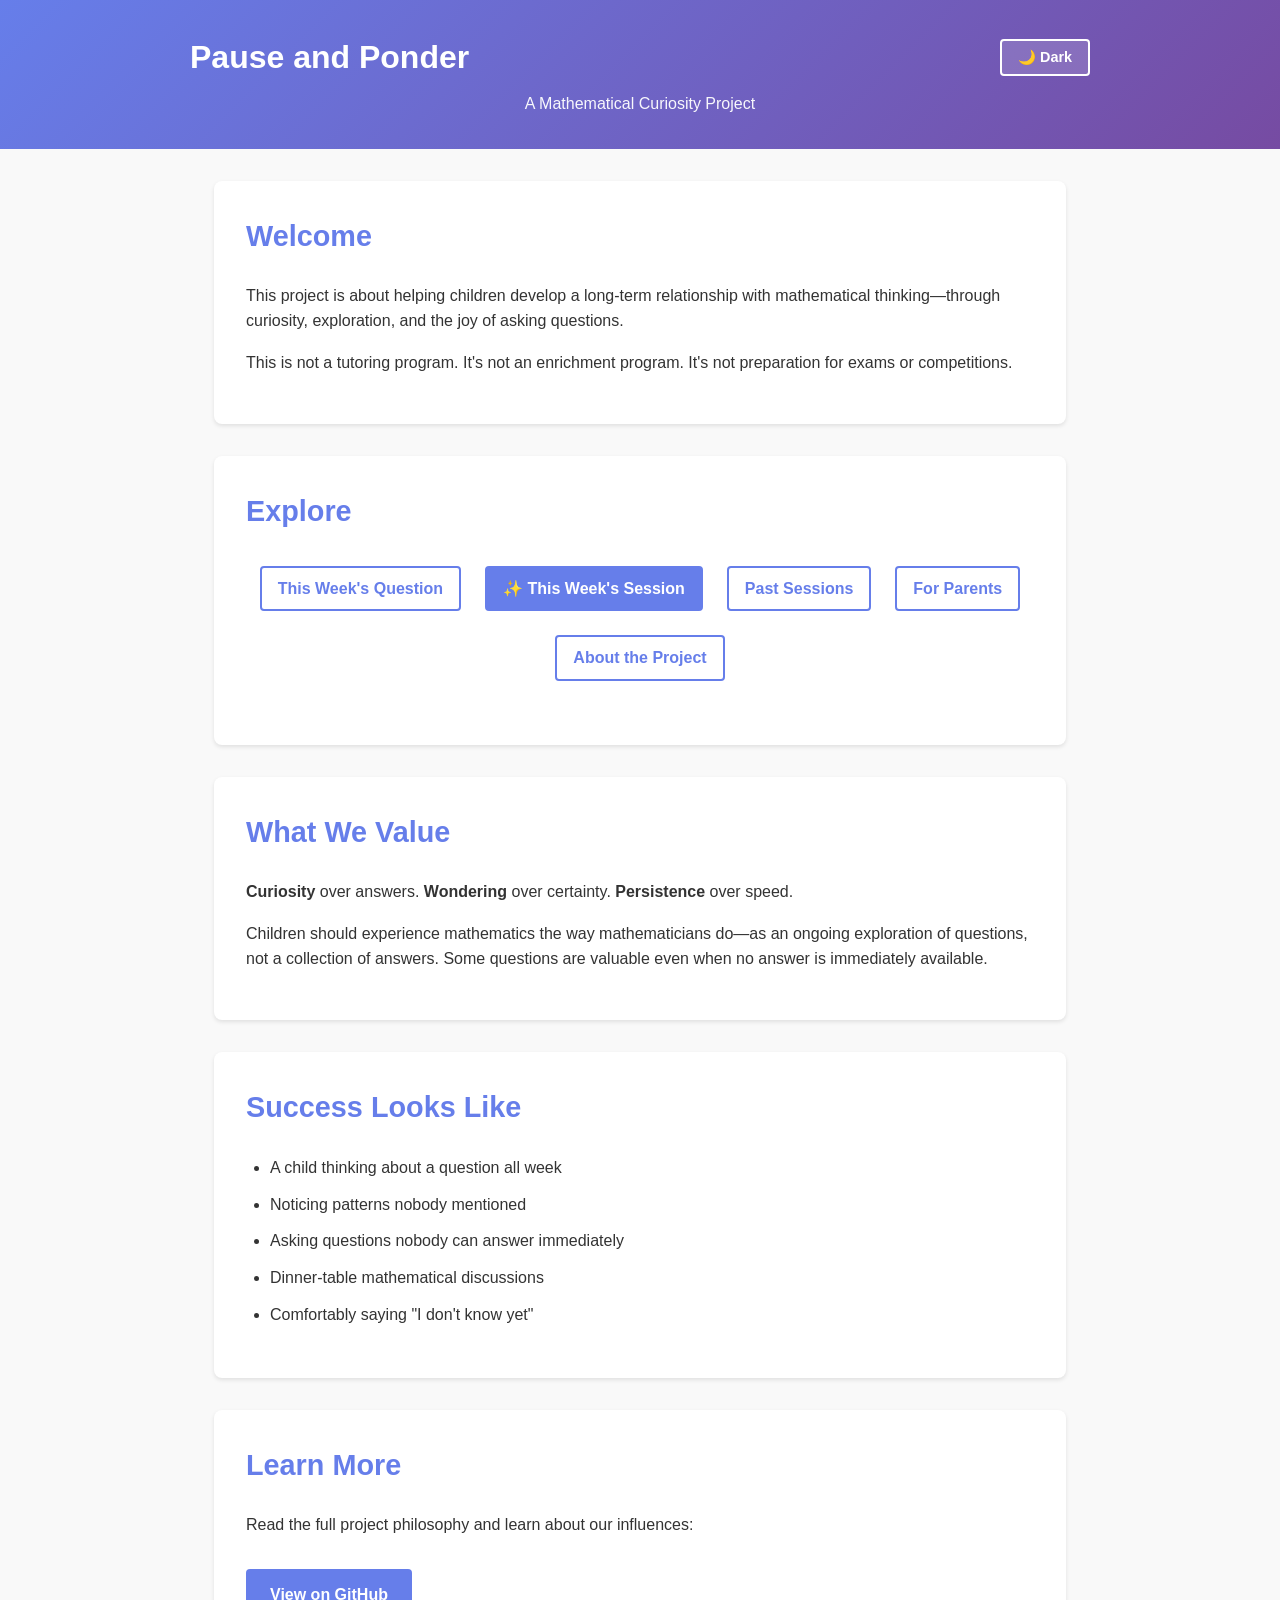
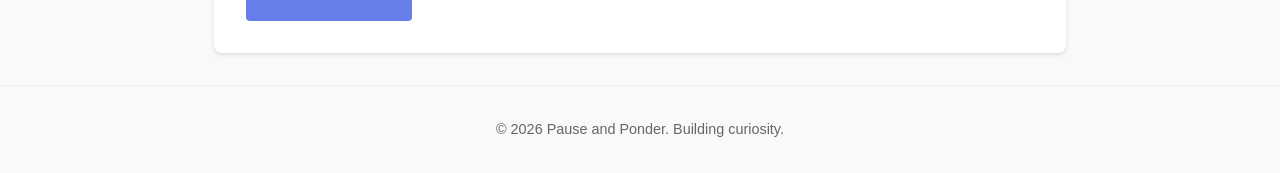
<file: docs/index.html>
<!DOCTYPE html>
<html lang="en">
<head>
    <meta charset="UTF-8">
    <meta name="viewport" content="width=device-width, initial-scale=1.0">
    <title>Pause and Ponder - Mathematical Curiosity</title>
    <link rel="stylesheet" href="style.css">
</head>
<body>
    <header>
        <div>
            <h1>Pause and Ponder</h1>
            <button id="theme-toggle" onclick="toggleTheme()">🌙 Dark</button>
        </div>
        <p>A Mathematical Curiosity Project</p>
    </header>

    <main>
        <section>
            <h2>Welcome</h2>
            <p>
                This project is about helping children develop a long-term relationship with mathematical thinking—through curiosity, exploration, and the joy of asking questions.
            </p>
            <p>
                This is not a tutoring program. It's not an enrichment program. It's not preparation for exams or competitions.
            </p>
        </section>

        <section>
            <h2>Explore</h2>
            <div class="nav-links" style="display: flex; gap: 1.5rem; flex-wrap: wrap; justify-content: center; margin: 2rem 0;">
                <a href="pages/this-weeks-question.html" style="color: var(--link-color); text-decoration: none; font-weight: 600; padding: 0.5rem 1rem; border: 2px solid var(--link-color); border-radius: 4px; transition: all 0.3s ease;">This Week's Question</a>
                <a href="sessions/2026-06-15-light-bulbs/index.html" style="color: white; background-color: var(--link-color); text-decoration: none; font-weight: 600; padding: 0.5rem 1rem; border: 2px solid var(--link-color); border-radius: 4px; transition: all 0.3s ease;">✨ This Week's Session</a>
                <a href="sessions/index.html" style="color: var(--link-color); text-decoration: none; font-weight: 600; padding: 0.5rem 1rem; border: 2px solid var(--link-color); border-radius: 4px; transition: all 0.3s ease;">Past Sessions</a>
                <a href="pages/parent-notes.html" style="color: var(--link-color); text-decoration: none; font-weight: 600; padding: 0.5rem 1rem; border: 2px solid var(--link-color); border-radius: 4px; transition: all 0.3s ease;">For Parents</a>
                <a href="pages/about.html" style="color: var(--link-color); text-decoration: none; font-weight: 600; padding: 0.5rem 1rem; border: 2px solid var(--link-color); border-radius: 4px; transition: all 0.3s ease;">About the Project</a>
            </div>
        </section>

        <section>
            <h2>What We Value</h2>
            <p><strong>Curiosity</strong> over answers. <strong>Wondering</strong> over certainty. <strong>Persistence</strong> over speed.</p>
            <p>
                Children should experience mathematics the way mathematicians do—as an ongoing exploration of questions, not a collection of answers. Some questions are valuable even when no answer is immediately available.
            </p>
        </section>

        <section>
            <h2>Success Looks Like</h2>
            <ul style="margin-left: 1.5rem; line-height: 1.8;">
                <li>A child thinking about a question all week</li>
                <li>Noticing patterns nobody mentioned</li>
                <li>Asking questions nobody can answer immediately</li>
                <li>Dinner-table mathematical discussions</li>
                <li>Comfortably saying "I don't know yet"</li>
            </ul>
        </section>

        <section>
            <h2>Learn More</h2>
            <p>
                Read the full project philosophy and learn about our influences:
            </p>
            <a href="https://github.com/jihuang2024/pause_and_ponder" style="display: inline-block; background-color: var(--link-color); color: white; padding: 0.8rem 1.5rem; border-radius: 4px; text-decoration: none; font-weight: 600; margin-top: 1rem; transition: background-color 0.3s ease;">View on GitHub</a>
        </section>
    </main>

    <footer>
        <p>&copy; 2026 Pause and Ponder. Building curiosity.</p>
    </footer>

    <script src="script.js"></script>
</body>
</html>
</file>
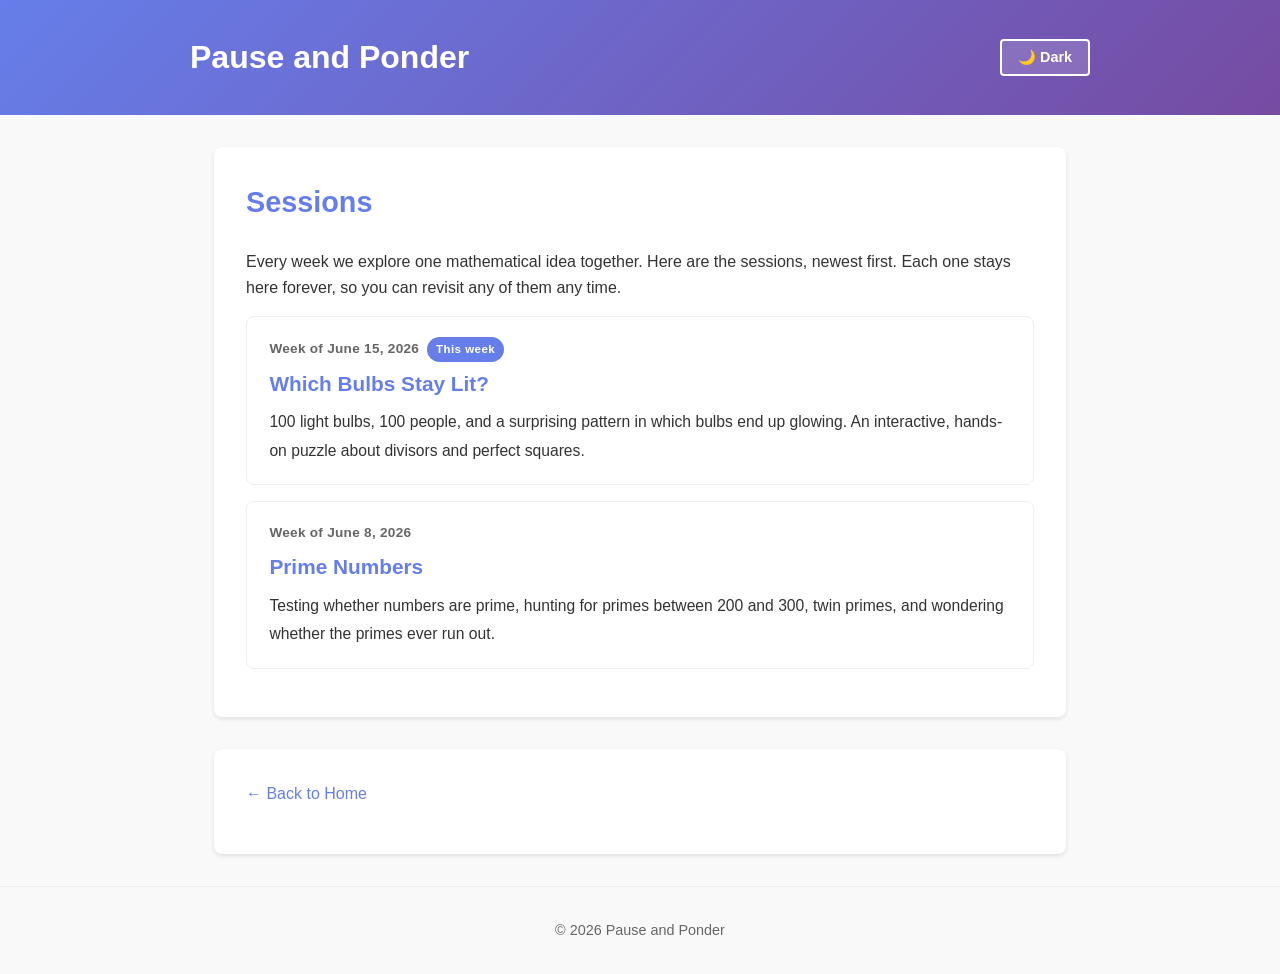
<file: docs/sessions/index.html>
<!DOCTYPE html>
<html lang="en">
<head>
    <meta charset="UTF-8">
    <meta name="viewport" content="width=device-width, initial-scale=1.0">
    <title>Sessions - Pause and Ponder</title>
    <link rel="stylesheet" href="../style.css">
    <style>
        .session-list { list-style: none; margin: 0; padding: 0; }

        .session-card {
            display: block;
            border: 1px solid var(--border-color);
            border-radius: 8px;
            padding: 1.2rem 1.4rem;
            margin-bottom: 1rem;
            text-decoration: none;
            transition: border-color 0.2s ease, box-shadow 0.2s ease, transform 0.1s ease;
        }

        .session-card:hover {
            border-color: var(--link-color);
            box-shadow: 0 2px 8px var(--shadow);
            text-decoration: none;
        }

        .session-card:active { transform: scale(0.995); }

        .session-date {
            font-size: 0.85rem;
            color: var(--text-secondary);
            font-weight: 600;
            letter-spacing: 0.02em;
        }

        .session-title {
            font-size: 1.3rem;
            color: var(--link-color);
            font-weight: 700;
            margin: 0.15rem 0 0.4rem;
        }

        .session-desc { color: var(--text-primary); margin: 0; font-size: 0.98rem; }

        .badge {
            display: inline-block;
            background: var(--link-color);
            color: white;
            font-size: 0.72rem;
            font-weight: 700;
            letter-spacing: 0.04em;
            padding: 0.15rem 0.55rem;
            border-radius: 999px;
            margin-left: 0.5rem;
            vertical-align: middle;
        }
    </style>
</head>
<body>
    <header>
        <div>
            <h1><a href="../index.html">Pause and Ponder</a></h1>
            <button id="theme-toggle" onclick="toggleTheme()">🌙 Dark</button>
        </div>
    </header>

    <main>
        <section>
            <h2>Sessions</h2>
            <p>
                Every week we explore one mathematical idea together. Here are the sessions, newest first.
                Each one stays here forever, so you can revisit any of them any time.
            </p>

            <ul class="session-list">
                <!-- Newest session first. To add a new week: copy a card, update the date,
                     title, description, and link to the new sessions/<date>-<slug>/ folder. -->
                <li>
                    <a class="session-card" href="2026-06-15-light-bulbs/index.html">
                        <div class="session-date">Week of June 15, 2026<span class="badge">This week</span></div>
                        <div class="session-title">Which Bulbs Stay Lit?</div>
                        <p class="session-desc">
                            100 light bulbs, 100 people, and a surprising pattern in which bulbs end up glowing.
                            An interactive, hands-on puzzle about divisors and perfect squares.
                        </p>
                    </a>
                </li>
                <li>
                    <a class="session-card" href="../pages/this-weeks-question.html">
                        <div class="session-date">Week of June 8, 2026</div>
                        <div class="session-title">Prime Numbers</div>
                        <p class="session-desc">
                            Testing whether numbers are prime, hunting for primes between 200 and 300,
                            twin primes, and wondering whether the primes ever run out.
                        </p>
                    </a>
                </li>
            </ul>
        </section>

        <section>
            <p><a href="../index.html">← Back to Home</a></p>
        </section>
    </main>

    <footer>
        <p>&copy; 2026 Pause and Ponder</p>
    </footer>

    <script src="../script.js"></script>
</body>
</html>
</file>
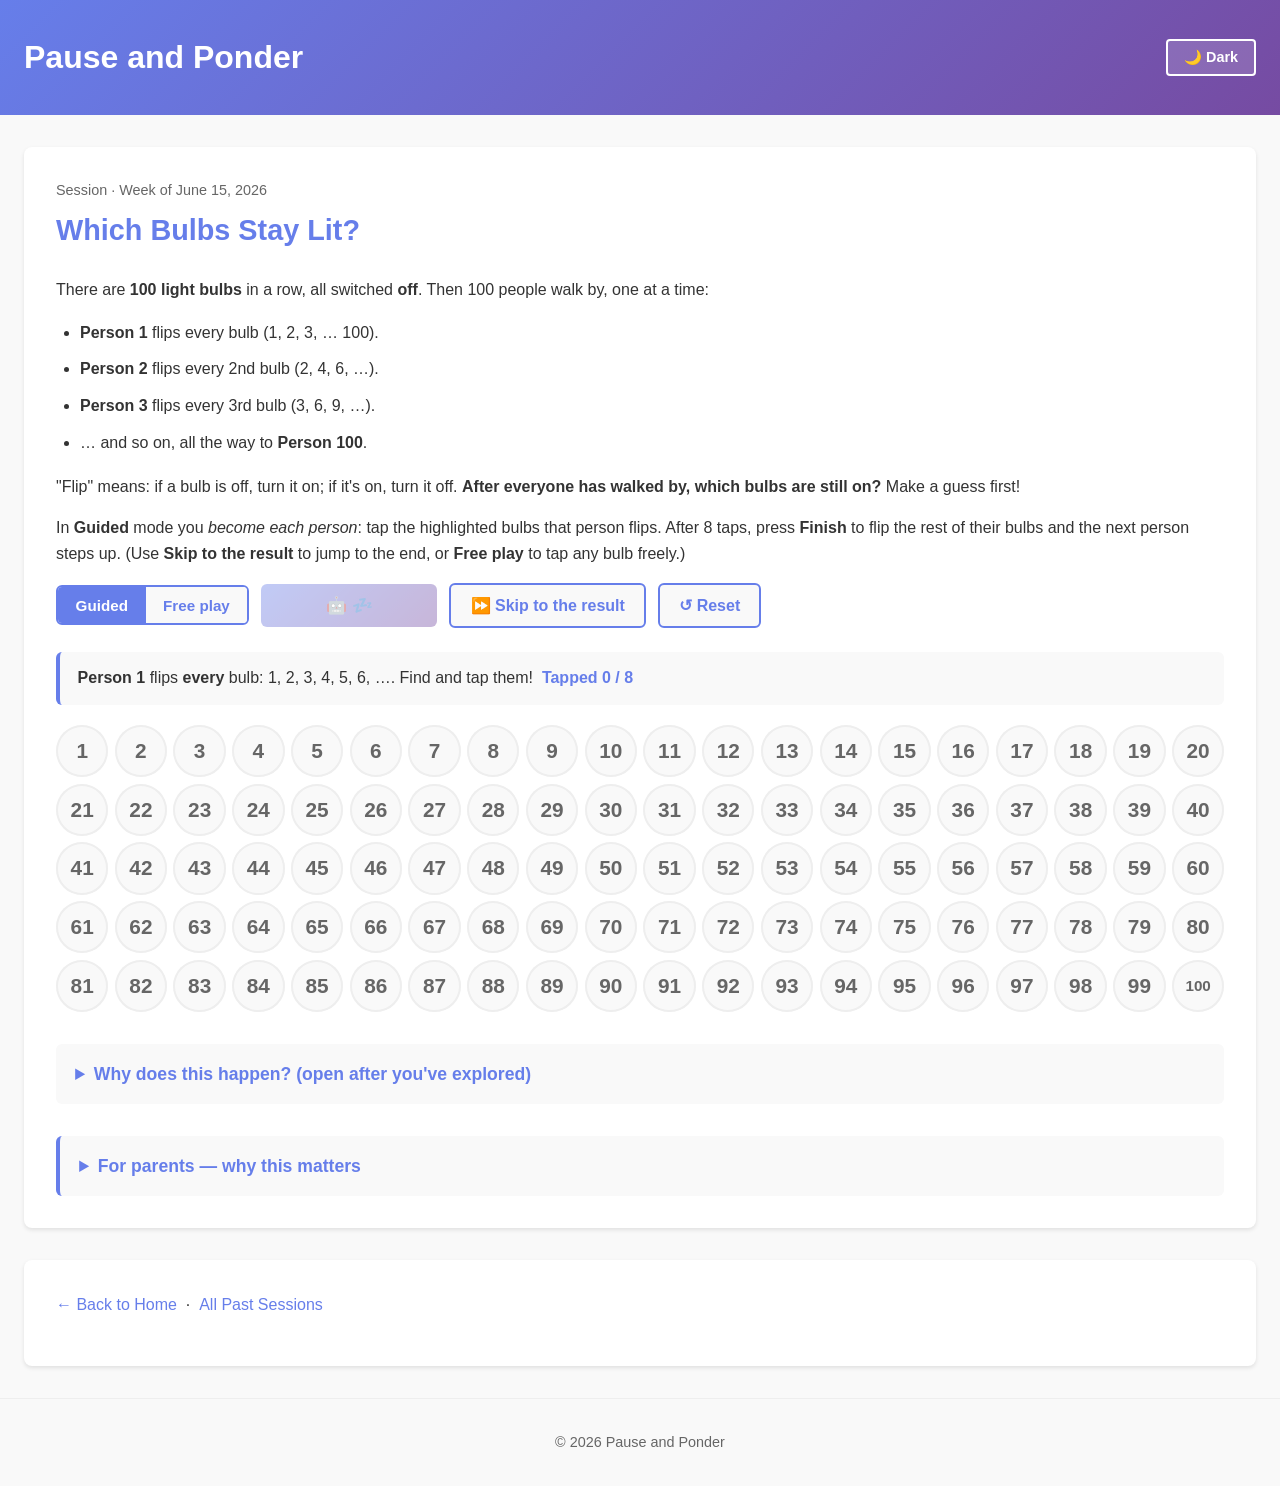
<file: docs/sessions/2026-06-15-light-bulbs/index.html>
<!DOCTYPE html>
<html lang="en">
<head>
    <meta charset="UTF-8">
    <meta name="viewport" content="width=device-width, initial-scale=1.0">
    <title>Which Bulbs Stay Lit? - Pause and Ponder</title>
    <link rel="stylesheet" href="../../style.css">
    <style>
        /* ---- Game-specific styles (scoped to this page) ---- */

        /* Wider layout for this hands-on page (~150% of the default 900px) */
        main { max-width: 1350px; }
        header > div { max-width: 1350px; }

        .game-controls {
            display: flex;
            flex-wrap: wrap;
            gap: 0.75rem;
            align-items: center;
            margin: 1rem 0 1.5rem;
        }

        .game-btn {
            background: linear-gradient(135deg, var(--gradient-1) 0%, var(--gradient-2) 100%);
            color: white;
            border: none;
            padding: 0.7rem 1.2rem;
            border-radius: 6px;
            cursor: pointer;
            font-weight: 600;
            font-size: 1rem;
            transition: transform 0.1s ease, opacity 0.2s ease;
            -webkit-user-select: none;
            user-select: none;
            touch-action: manipulation;
        }

        .game-btn:active { transform: scale(0.96); }
        .game-btn:disabled { opacity: 0.4; cursor: not-allowed; }

        .game-btn.secondary {
            background: var(--bg-primary);
            color: var(--link-color);
            border: 2px solid var(--link-color);
        }

        .mode-switch {
            display: inline-flex;
            border: 2px solid var(--link-color);
            border-radius: 6px;
            overflow: hidden;
        }

        .mode-switch button {
            background: var(--bg-primary);
            color: var(--link-color);
            border: none;
            padding: 0.6rem 1.1rem;
            cursor: pointer;
            font-weight: 600;
            font-size: 0.95rem;
            touch-action: manipulation;
        }

        .mode-switch button.active {
            background: var(--link-color);
            color: white;
        }

        .speed-control {
            display: flex;
            align-items: center;
            gap: 0.5rem;
            color: var(--text-secondary);
            font-size: 0.9rem;
        }

        .status {
            background: var(--bg-primary);
            border-radius: 6px;
            padding: 0.9rem 1.1rem;
            margin-bottom: 1.25rem;
            min-height: 3.2rem;
            font-size: 1rem;
            line-height: 1.5;
            border-left: 4px solid var(--link-color);
        }

        .status .count { font-weight: 700; color: var(--link-color); }

        .bulb-grid {
            display: grid;
            grid-template-columns: repeat(20, 1fr);
            gap: clamp(2px, 0.5vw, 7px);
            margin: 0 auto;
            min-width: 560px; /* keep bulbs legible; wrapper scrolls on tiny screens */
        }

        .bulb {
            aspect-ratio: 1 / 1;
            border: none;
            border-radius: 50%;
            background: var(--bg-primary);
            box-shadow: inset 0 0 0 2px var(--border-color);
            color: var(--text-secondary);
            font-size: clamp(0.7rem, 1.7vw, 1.3rem);
            font-weight: 700;
            cursor: pointer;
            display: flex;
            align-items: center;
            justify-content: center;
            padding: 0;
            transition: background 0.15s ease, box-shadow 0.15s ease, color 0.15s ease, filter 0.15s ease;
            -webkit-user-select: none;
            user-select: none;
            touch-action: manipulation;
        }

        .bulb.three-digit { font-size: clamp(0.55rem, 1.25vw, 0.95rem); } /* keep "100" fitting */

        .bulb.on {
            background: radial-gradient(circle at 35% 30%, #fff6c2 0%, #ffd34d 55%, #f5a623 100%);
            box-shadow: inset 0 0 0 2px #f5a623, 0 0 10px 2px rgba(245, 166, 35, 0.6);
            color: #6b4a00;
        }

        .bulb.flipping {
            filter: drop-shadow(0 0 4px var(--link-hover)) drop-shadow(0 0 3px var(--link-hover));
            z-index: 1;
        }

        /* wrong tap (not one of this person's bulbs): a red shake */
        .bulb.wrong {
            animation: shake 0.4s ease;
            filter: drop-shadow(0 0 4px #e23b3b) drop-shadow(0 0 3px #e23b3b);
        }
        @keyframes shake {
            0%, 100% { transform: translateX(0); }
            20% { transform: translateX(-3px); }
            40% { transform: translateX(3px); }
            60% { transform: translateX(-2px); }
            80% { transform: translateX(2px); }
        }

        .bulb.survivor {
            background: radial-gradient(circle at 35% 30%, #d6ffd6 0%, #7be07b 55%, #2eb82e 100%);
            box-shadow: inset 0 0 0 2px #2eb82e, 0 0 14px 3px rgba(46, 184, 46, 0.7);
            color: #064d06;
            animation: pop 0.4s ease;
        }

        /* the robot "Finish" button: sleeps until 8 taps, then wakes and wiggles */
        #btn-finish {
            font-size: 1.05rem;
            min-width: 11rem;
        }
        #btn-finish small { font-weight: 500; opacity: 0.9; }
        #btn-finish.awake { animation: wiggle 0.7s ease-in-out infinite; }
        @keyframes wiggle {
            0%, 100% { transform: rotate(-4deg); }
            50%      { transform: rotate(4deg); }
        }

        @keyframes pop {
            0% { transform: scale(0.6); }
            60% { transform: scale(1.12); }
            100% { transform: scale(1); }
        }

        .grid-wrap { max-width: 100%; margin: 0 auto; overflow-x: auto; }

        details.explain {
            margin-top: 2rem;
            background: var(--bg-primary);
            border-radius: 6px;
            padding: 1rem 1.2rem;
        }

        details.explain summary {
            cursor: pointer;
            font-weight: 600;
            color: var(--link-color);
            font-size: 1.1rem;
        }

        details.explain[open] summary { margin-bottom: 0.8rem; }

        details.explain.parent-note { border-left: 4px solid var(--link-color); }
        details.explain.parent-note ul { margin: 0.5rem 0 1rem 1.3rem; line-height: 1.7; }
        details.explain.parent-note li { margin-bottom: 0.6rem; }

        .squares { font-family: monospace; font-weight: 700; color: var(--link-hover); }

        @media (max-width: 768px) {
            .game-controls { gap: 0.5rem; }
            .game-btn { padding: 0.6rem 0.9rem; font-size: 0.9rem; }
        }
    </style>
</head>
<body>
    <header>
        <div>
            <h1><a href="../../index.html">Pause and Ponder</a></h1>
            <button id="theme-toggle" onclick="toggleTheme()">🌙 Dark</button>
        </div>
    </header>

    <main>
        <section>
            <p style="color: var(--text-secondary); font-size: 0.9rem; margin-bottom: 0.3rem;">Session · Week of June 15, 2026</p>
            <h2>Which Bulbs Stay Lit?</h2>
            <p>
                There are <strong>100 light bulbs</strong> in a row, all switched <strong>off</strong>.
                Then 100 people walk by, one at a time:
            </p>
            <ul>
                <li><strong>Person 1</strong> flips every bulb (1, 2, 3, … 100).</li>
                <li><strong>Person 2</strong> flips every 2nd bulb (2, 4, 6, …).</li>
                <li><strong>Person 3</strong> flips every 3rd bulb (3, 6, 9, …).</li>
                <li>… and so on, all the way to <strong>Person 100</strong>.</li>
            </ul>
            <p>
                "Flip" means: if a bulb is off, turn it on; if it's on, turn it off.
                <strong>After everyone has walked by, which bulbs are still on?</strong> Make a guess first!
            </p>
            <p>
                In <strong>Guided</strong> mode you <em>become each person</em>: tap the highlighted bulbs that
                person flips. After 8 taps, press <strong>Finish</strong> to flip the rest of their bulbs and the
                next person steps up. (Use <strong>Skip to the result</strong> to jump to the end, or
                <strong>Free play</strong> to tap any bulb freely.)
            </p>

            <div class="game-controls">
                <span class="mode-switch" role="group" aria-label="Mode">
                    <button id="mode-guided" class="active" onclick="setMode('guided')">Guided</button>
                    <button id="mode-manual" onclick="setMode('manual')">Free play</button>
                </span>

                <span id="guided-controls" style="display: contents;">
                    <button class="game-btn sleeping" id="btn-finish" onclick="finishPerson()" disabled
                            title="The robot is asleep — tap this person's bulbs to wake it">🤖 💤</button>
                    <button class="game-btn secondary" id="btn-skip" onclick="skipToResult()">⏩ Skip to the result</button>
                </span>

                <button class="game-btn secondary" onclick="resetGame()">↺ Reset</button>
            </div>

            <div class="status" id="status">Loading…</div>

            <div class="grid-wrap">
                <div class="bulb-grid" id="grid" aria-label="100 light bulbs"></div>
            </div>

            <details class="explain">
                <summary>Why does this happen? (open after you've explored)</summary>
                <p>
                    A bulb ends up <strong>on</strong> only if it is flipped an <strong>odd</strong> number of times.
                    Bulb number <em>k</em> gets flipped once by each person whose number <em>divides</em> <em>k</em>.
                    So bulb <em>k</em> is flipped once for every <strong>divisor</strong> of <em>k</em>.
                </p>
                <p>
                    Divisors normally come in pairs (for 12: 1×12, 2×6, 3×4 → six divisors, even → off).
                    The <strong>only</strong> numbers with an <em>odd</em> number of divisors are
                    <strong>perfect squares</strong>, because one divisor pairs with itself (for 16: 1×16, 2×8, <em>4×4</em> → five divisors).
                </p>
                <p>
                    So the survivors are exactly the perfect squares up to 100:
                </p>
                <p class="squares">1, 4, 9, 16, 25, 36, 49, 64, 81, 100</p>
                <p>
                    That's 1², 2², 3², … 10² — exactly <strong>10</strong> bulbs left glowing.
                </p>
            </details>

            <details class="explain parent-note">
                <summary>For parents — why this matters</summary>
                <p>Under the tapping, a child is meeting real math — and, we hope, a little wonder:</p>
                <ul>
                    <li><strong>Factors &amp; multiples</strong> — tapping 3, 6, 9, … is times-tables as play.</li>
                    <li><strong>Even &amp; odd</strong> — a bulb stays on only if it's flipped an <em>odd</em> number of times.</li>
                    <li><strong>The "wow"</strong> — the survivors are the perfect squares (1, 4, 9, 16, …): a clean pattern hiding in a messy process.</li>
                </ul>
                <p>
                    Wonder together: <em>which bulbs will stay lit — and why does 12 go off but 16 stay on?</em>
                    Let the question sit. More: <a href="../../pages/parent-notes.html">For Parents</a>.
                </p>
            </details>
        </section>

        <section>
            <p><a href="../../index.html">← Back to Home</a> &nbsp;·&nbsp; <a href="../index.html">All Past Sessions</a></p>
        </section>
    </main>

    <footer>
        <p>&copy; 2026 Pause and Ponder</p>
    </footer>

    <script src="../../script.js"></script>
    <script>
        const N = 100;
        const UNLOCK_TAPS = 8;  // taps on a person's own bulbs before the robot wakes
        // The awake robot flips one bulb at a time. The per-bulb delay adapts to how
        // many are left: ~0.5s for small rounds (savor each), faster when there are
        // many to flip, so even Person 1 (92 bulbs) finishes in a few seconds.
        function finishDelay(remaining) {
            return Math.max(60, Math.min(500, Math.round(3500 / remaining)));
        }

        const ROBOT_SLEEP = '🤖 💤';
        const ROBOT_AWAKE = '🤖 ⚡ Tap me!';
        const ROBOT_WORK  = '🤖 …working';

        let state = new Array(N).fill(false); // false = off
        let mode = 'guided';
        let currentPerson = 1;                // the person currently being played
        let flipped = new Set();              // multiples flipped so far this round (bulb numbers)
        let multiples = [];                   // current person's multiples
        let threshold = 0;                    // taps needed this round
        let animTimer = null;                 // robot's per-bulb timer
        let animating = false;                // true while the robot is finishing

        const grid = document.getElementById('grid');
        const statusEl = document.getElementById('status');
        const bulbs = [];

        // Build the grid once
        for (let i = 1; i <= N; i++) {
            const b = document.createElement('button');
            b.className = i >= 100 ? 'bulb three-digit' : 'bulb';
            b.textContent = i;
            b.setAttribute('aria-label', 'Bulb ' + i + ', off');
            b.addEventListener('click', () => onBulbClick(i));
            grid.appendChild(b);
            bulbs.push(b);
        }

        // ---- helpers ----
        function multiplesOf(p) {
            const a = [];
            for (let k = p; k <= N; k += p) a.push(k);
            return a;
        }
        function countOn() { return state.reduce((s, v) => s + (v ? 1 : 0), 0); }
        function ordinal(n) {
            const s = ['th', 'st', 'nd', 'rd'], v = n % 100;
            return n + (s[(v - 20) % 10] || s[v] || s[0]);
        }
        function paintBulb(i) {
            bulbs[i - 1].classList.toggle('on', state[i - 1]);
            bulbs[i - 1].setAttribute('aria-label', 'Bulb ' + i + (state[i - 1] ? ', on' : ', off'));
        }
        function clearMarks() {
            bulbs.forEach(b => b.classList.remove('flipping', 'survivor', 'wrong'));
        }

        function flashWrong(i) {
            const b = bulbs[i - 1];
            b.classList.remove('wrong');
            void b.offsetWidth;            // restart the shake even on rapid re-taps
            b.classList.add('wrong');
            setTimeout(() => b.classList.remove('wrong'), 450);
        }

        // ---- guided play: you are each person ----
        function setRobot(stateName) {
            const fb = document.getElementById('btn-finish');
            fb.classList.remove('sleeping', 'awake', 'working');
            fb.classList.add(stateName);
            if (stateName === 'sleeping') {
                fb.disabled = true;
                fb.innerHTML = ROBOT_SLEEP;
                fb.title = "The robot is asleep — tap this person's bulbs to wake it";
            } else if (stateName === 'awake') {
                fb.disabled = false;
                fb.innerHTML = ROBOT_AWAKE;
                fb.title = "Tap the robot to flip the rest of this person's bulbs";
            } else { // working
                fb.disabled = true;
                fb.innerHTML = ROBOT_WORK;
                fb.title = 'The robot is flipping the rest…';
            }
        }

        function cancelAnim() {
            if (animTimer) { clearTimeout(animTimer); animTimer = null; }
            animating = false;
        }

        function beginPerson() {
            flipped = new Set();
            multiples = multiplesOf(currentPerson);
            threshold = Math.min(UNLOCK_TAPS, multiples.length);
            clearMarks();
            setRobot('sleeping');
            updateGuidedStatus();
        }

        function personFlips() {
            return currentPerson === 1
                ? 'flips <strong>every</strong> bulb'
                : 'flips every ' + ordinal(currentPerson) + ' bulb';
        }
        function previewList() {
            return multiples.slice(0, 6).join(', ') + (multiples.length > 6 ? ', …' : '');
        }

        function updateGuidedStatus(hint) {
            let msg = '<strong>Person ' + currentPerson + '</strong> ' + personFlips() +
                ': ' + previewList() + '. Find and tap them!';
            if (flipped.size < threshold) {
                msg += ' &nbsp;<span class="count">Tapped ' + flipped.size + ' / ' + threshold + '</span>';
            } else {
                msg += ' &nbsp;<em>✅ Now press "Finish Person ' + currentPerson + '" to flip the rest.</em>';
            }
            if (hint) msg += ' &nbsp;<em style="color:var(--link-hover)">' + hint + '</em>';
            statusEl.innerHTML = msg;
        }

        function onBulbClick(i) {
            if (mode === 'manual') {
                state[i - 1] = !state[i - 1];
                paintBulb(i);
                updateManualStatus();
                return;
            }
            // guided mode
            if (animating) return;                    // robot is busy finishing
            if (currentPerson > N) return;            // game already finished
            if (i % currentPerson !== 0) {            // not one of this person's bulbs
                flashWrong(i);
                updateGuidedStatus('❌ ' + i + ' is not a multiple of ' + currentPerson + ' — try another!');
                return;
            }
            if (flipped.has(i)) return;               // already flipped this round
            state[i - 1] = !state[i - 1];
            flipped.add(i);
            paintBulb(i);
            bulbs[i - 1].classList.add('flipping');
            if (flipped.size >= threshold && document.getElementById('btn-finish').disabled) setRobot('awake');
            updateGuidedStatus();
        }

        function finishPerson() {
            const fb = document.getElementById('btn-finish');
            if (fb.disabled || animating) return;     // only the awake robot acts
            const remaining = multiples.filter(m => !flipped.has(m));
            const delay = finishDelay(remaining.length || 1);
            animating = true;
            setRobot('working');
            let idx = 0;
            (function step() {
                bulbs.forEach(b => b.classList.remove('flipping')); // single glow moves along
                if (idx >= remaining.length) {
                    animTimer = null;
                    animating = false;
                    advanceAfterFinish();
                    return;
                }
                const m = remaining[idx++];
                state[m - 1] = !state[m - 1];
                flipped.add(m);                       // keeps a mid-animation Skip correct
                paintBulb(m);
                bulbs[m - 1].classList.remove('target');
                bulbs[m - 1].classList.add('flipping');
                statusEl.innerHTML = '🤖 Robot is flipping the rest of <strong>Person ' +
                    currentPerson + '</strong>’s bulbs… <span class="count">' +
                    idx + ' / ' + remaining.length + '</span>';
                animTimer = setTimeout(step, delay);
            })();
        }

        function advanceAfterFinish() {
            currentPerson++;
            if (currentPerson > N) { finishGame(); return; }
            beginPerson();
        }

        function skipToResult() {
            cancelAnim();
            for (let p = currentPerson; p <= N; p++) {
                multiplesOf(p).forEach(m => {
                    if (p === currentPerson && flipped.has(m)) return; // already done this round
                    state[m - 1] = !state[m - 1];
                });
            }
            currentPerson = N + 1;
            for (let i = 1; i <= N; i++) paintBulb(i);
            finishGame();
        }

        function finishGame() {
            cancelAnim();
            clearMarks();
            const survivors = [];
            for (let i = 1; i <= N; i++) {
                if (state[i - 1]) { bulbs[i - 1].classList.add('survivor'); survivors.push(i); }
            }
            statusEl.innerHTML = '🎉 All 100 people have walked by! ' +
                '<span class="count">' + survivors.length + '</span> bulbs are still on: <strong>' +
                survivors.join(', ') + '</strong>. Notice anything special about those numbers?';
            const fb = document.getElementById('btn-finish');
            fb.classList.remove('sleeping', 'awake', 'working');
            fb.disabled = true;
            fb.innerHTML = '🤖 🎉';
            fb.title = '';
        }

        // ---- free play ----
        function updateManualStatus() {
            statusEl.innerHTML = 'Free play: tap any bulb to switch it on or off. <span class="count">' +
                countOn() + '</span> bulbs on.';
        }

        // ---- shared ----
        function resetGame() {
            cancelAnim();
            state = new Array(N).fill(false);
            currentPerson = 1;
            flipped = new Set();
            clearMarks();
            for (let i = 1; i <= N; i++) paintBulb(i);
            if (mode === 'guided') beginPerson();
            else updateManualStatus();
        }

        function setMode(m) {
            if (m === mode) return;
            mode = m;
            document.getElementById('mode-guided').classList.toggle('active', m === 'guided');
            document.getElementById('mode-manual').classList.toggle('active', m === 'manual');
            document.getElementById('guided-controls').style.display = (m === 'guided') ? 'contents' : 'none';
            resetGame();
        }

        resetGame(); // start on Person 1
    </script>
</body>
</html>
</file>
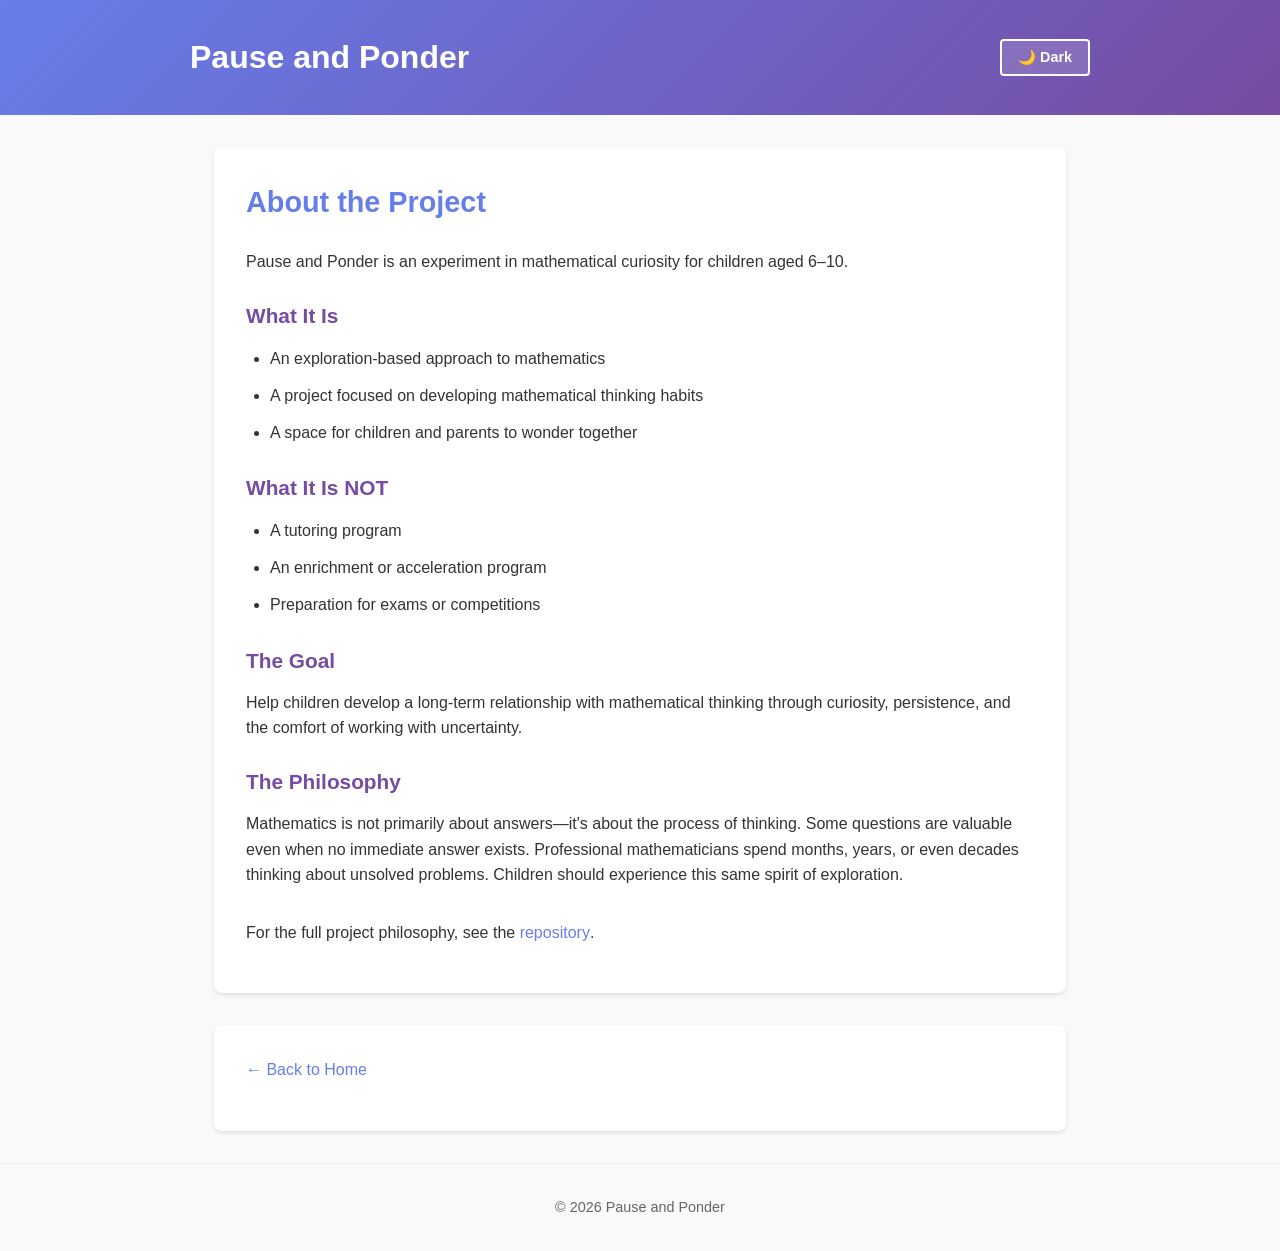
<file: docs/pages/about.html>
<!DOCTYPE html>
<html lang="en">
<head>
    <meta charset="UTF-8">
    <meta name="viewport" content="width=device-width, initial-scale=1.0">
    <title>About - Pause and Ponder</title>
    <link rel="stylesheet" href="../style.css">
</head>
<body>
    <header>
        <div>
            <h1><a href="../index.html">Pause and Ponder</a></h1>
            <button id="theme-toggle" onclick="toggleTheme()">🌙 Dark</button>
        </div>
    </header>

    <main>
        <section>
            <h2>About the Project</h2>
            <p>
                Pause and Ponder is an experiment in mathematical curiosity for children aged 6–10.
            </p>

            <h3>What It Is</h3>
            <ul>
                <li>An exploration-based approach to mathematics</li>
                <li>A project focused on developing mathematical thinking habits</li>
                <li>A space for children and parents to wonder together</li>
            </ul>

            <h3>What It Is NOT</h3>
            <ul>
                <li>A tutoring program</li>
                <li>An enrichment or acceleration program</li>
                <li>Preparation for exams or competitions</li>
            </ul>

            <h3>The Goal</h3>
            <p>
                Help children develop a long-term relationship with mathematical thinking through curiosity, persistence, and the comfort of working with uncertainty.
            </p>

            <h3>The Philosophy</h3>
            <p>
                Mathematics is not primarily about answers—it's about the process of thinking. Some questions are valuable even when no immediate answer exists. Professional mathematicians spend months, years, or even decades thinking about unsolved problems. Children should experience this same spirit of exploration.
            </p>

            <p style="margin-top: 2rem;">
                For the full project philosophy, see the <a href="https://github.com/jihuang2024/pause_and_ponder">repository</a>.
            </p>
        </section>

        <section>
            <p><a href="../index.html">← Back to Home</a></p>
        </section>
    </main>

    <footer>
        <p>&copy; 2026 Pause and Ponder</p>
    </footer>

    <script src="../script.js"></script>
</body>
</html>
</file>
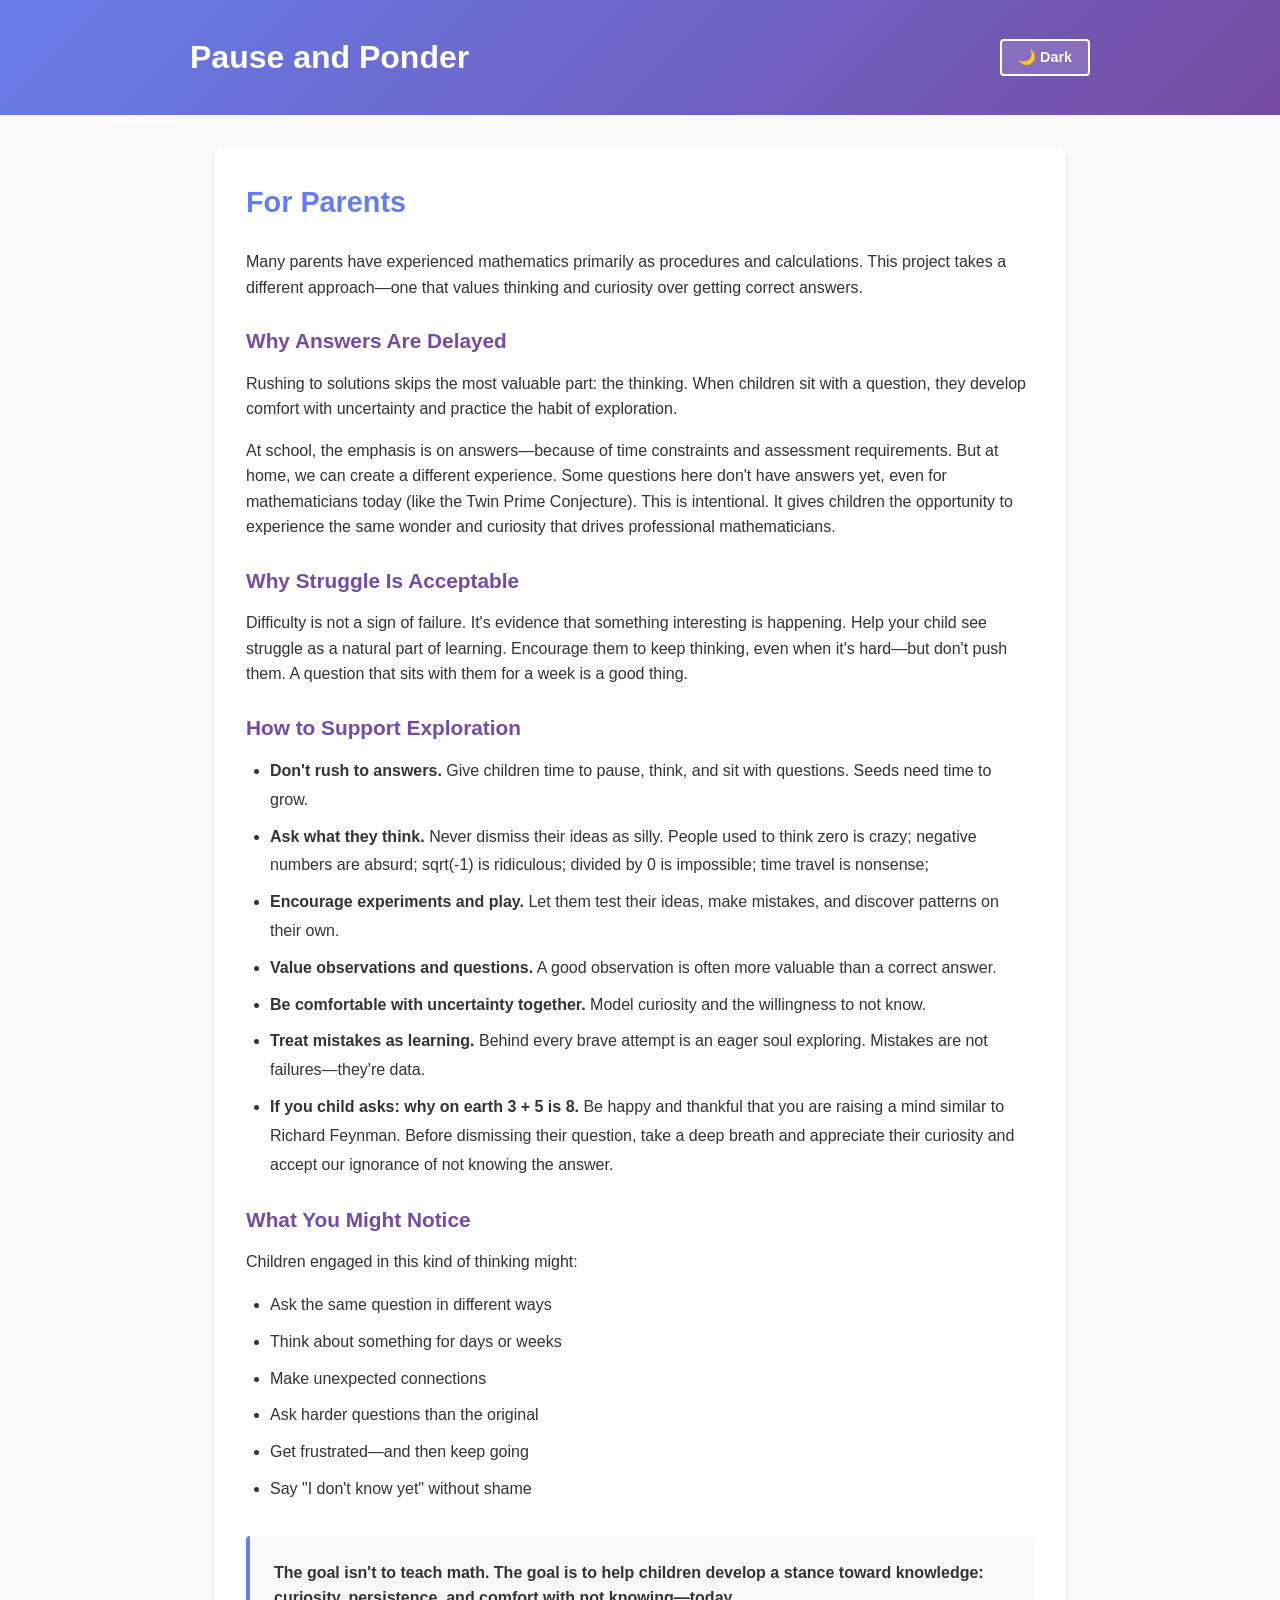
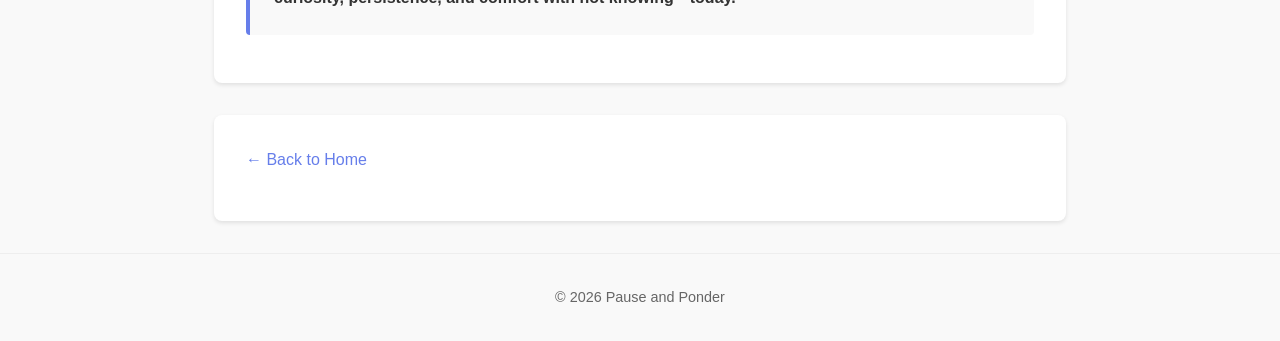
<file: docs/pages/parent-notes.html>
<!DOCTYPE html>
<html lang="en">
<head>
    <meta charset="UTF-8">
    <meta name="viewport" content="width=device-width, initial-scale=1.0">
    <title>For Parents - Pause and Ponder</title>
    <link rel="stylesheet" href="../style.css">
</head>
<body>
    <header>
        <div>
            <h1><a href="../index.html">Pause and Ponder</a></h1>
            <button id="theme-toggle" onclick="toggleTheme()">🌙 Dark</button>
        </div>
    </header>

    <main>
        <section>
            <h2>For Parents</h2>
            <p>
                Many parents have experienced mathematics primarily as procedures and calculations. This project takes a different approach—one that values thinking and curiosity over getting correct answers.
            </p>

            <h3>Why Answers Are Delayed</h3>
            <p>
                Rushing to solutions skips the most valuable part: the thinking. When children sit with a question, they develop comfort with uncertainty and practice the habit of exploration.
            </p>
            <p>
                At school, the emphasis is on answers—because of time constraints and assessment requirements. But at home, we can create a different experience. Some questions here don't have answers yet, even for mathematicians today (like the Twin Prime Conjecture). This is intentional. It gives children the opportunity to experience the same wonder and curiosity that drives professional mathematicians.
            </p>

            <h3>Why Struggle Is Acceptable</h3>
            <p>
                Difficulty is not a sign of failure. It's evidence that something interesting is happening. Help your child see struggle as a natural part of learning. Encourage them to keep thinking, even when it's hard—but don't push them. A question that sits with them for a week is a good thing.
            </p>

            <h3>How to Support Exploration</h3>
            <ul>
                <li><strong>Don't rush to answers.</strong> Give children time to pause, think, and sit with questions. Seeds need time to grow.</li>
                <li><strong>Ask what they think.</strong> Never dismiss their ideas as silly. People used to think zero is crazy; negative numbers are absurd; sqrt(-1) is ridiculous; divided by 0 is impossible; time travel is nonsense; </li>
                <li><strong>Encourage experiments and play.</strong> Let them test their ideas, make mistakes, and discover patterns on their own.</li>
                <li><strong>Value observations and questions.</strong> A good observation is often more valuable than a correct answer.</li>
                <li><strong>Be comfortable with uncertainty together.</strong> Model curiosity and the willingness to not know.</li>
                <li><strong>Treat mistakes as learning.</strong> Behind every brave attempt is an eager soul exploring. Mistakes are not failures—they're data.</li>
                <li><strong>If you child asks: why on earth 3 + 5 is 8.</strong> Be happy and thankful that you are raising a mind similar to Richard Feynman. Before dismissing their question, take a deep breath and appreciate their curiosity and accept our ignorance of not knowing the answer.</li>
            </ul>

            <h3>What You Might Notice</h3>
            <p>
                Children engaged in this kind of thinking might:</p>
            <ul>
                <li>Ask the same question in different ways</li>
                <li>Think about something for days or weeks</li>
                <li>Make unexpected connections</li>
                <li>Ask harder questions than the original</li>
                <li>Get frustrated—and then keep going</li>
                <li>Say "I don't know yet" without shame</li>
            </ul>

            <p style="margin-top: 2rem; padding: 1.5rem; background-color: var(--bg-primary); border-left: 4px solid var(--link-color); border-radius: 4px;">
                <strong>The goal isn't to teach math. The goal is to help children develop a stance toward knowledge: curiosity, persistence, and comfort with not knowing—today.</strong>
            </p>
        </section>

        <section>
            <p><a href="../index.html">← Back to Home</a></p>
        </section>
    </main>

    <footer>
        <p>&copy; 2026 Pause and Ponder</p>
    </footer>

    <script src="../script.js"></script>
</body>
</html>
</file>
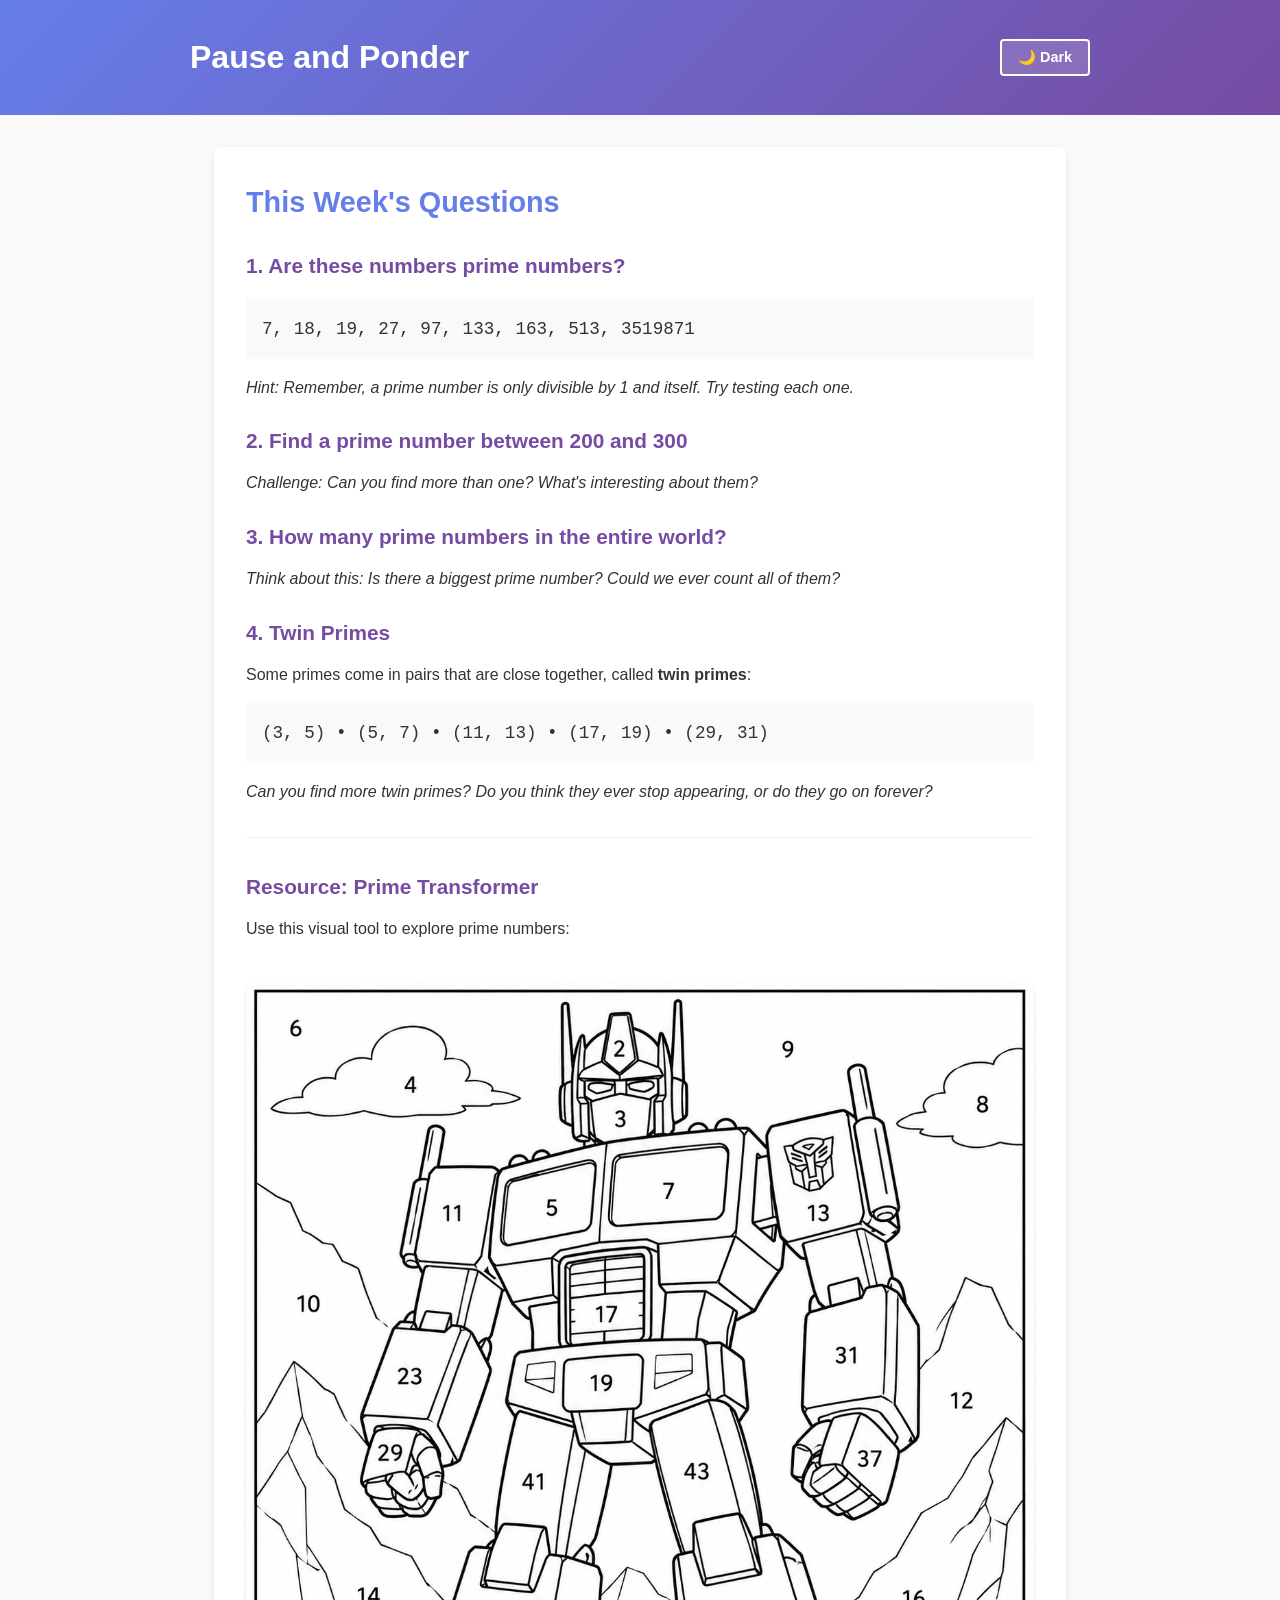
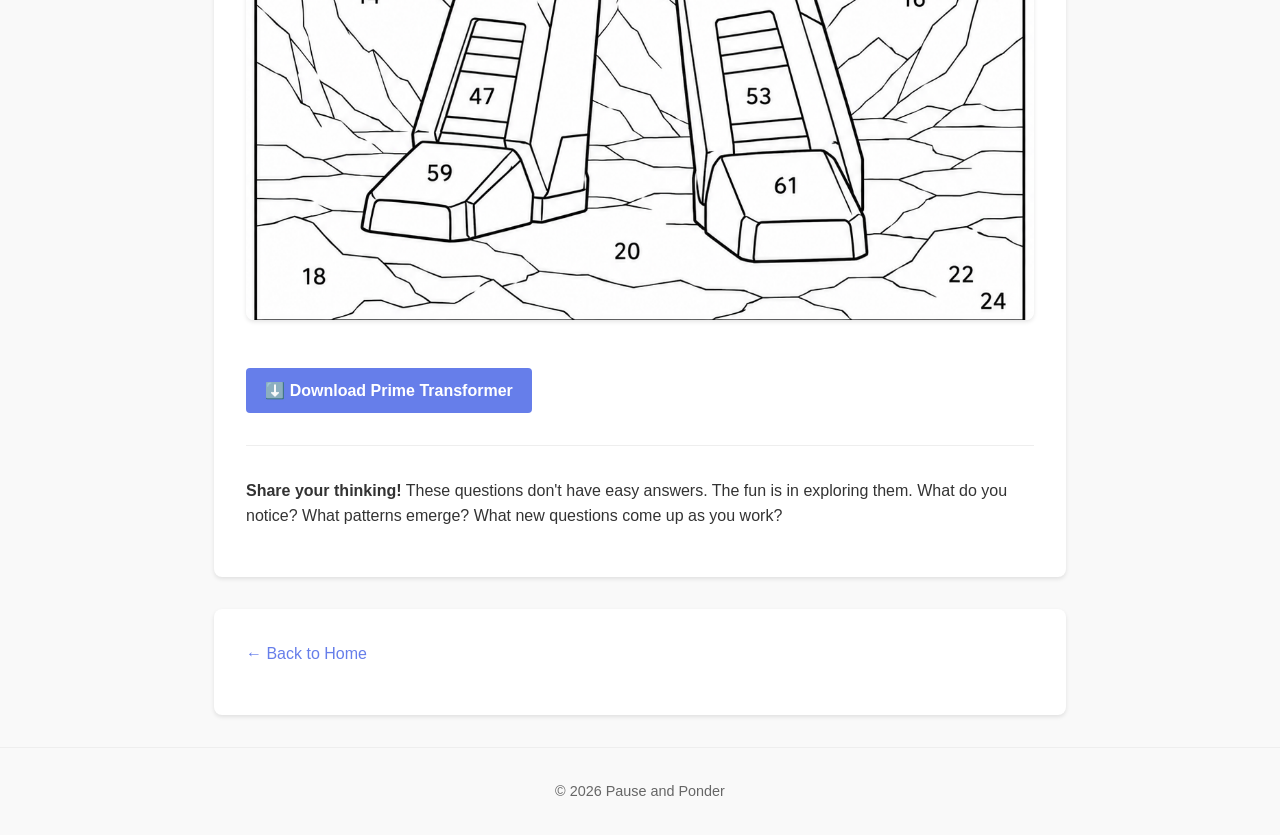
<file: docs/pages/this-weeks-question.html>
<!DOCTYPE html>
<html lang="en">
<head>
    <meta charset="UTF-8">
    <meta name="viewport" content="width=device-width, initial-scale=1.0">
    <title>This Week's Question - Pause and Ponder</title>
    <link rel="stylesheet" href="../style.css">
</head>
<body>
    <header>
        <div>
            <h1><a href="../index.html">Pause and Ponder</a></h1>
            <button id="theme-toggle" onclick="toggleTheme()">🌙 Dark</button>
        </div>
    </header>

    <main>
        <section>
            <h2>This Week's Questions</h2>
            
            <h3>1. Are these numbers prime numbers?</h3>
            <p style="font-family: monospace; font-size: 1.1rem; background-color: var(--bg-primary); padding: 1rem; border-radius: 4px; margin: 1rem 0;">
                7, 18, 19, 27, 97, 133, 163, 513, 3519871
            </p>
            <p>
                <em>Hint: Remember, a prime number is only divisible by 1 and itself. Try testing each one.</em>
            </p>

            <h3>2. Find a prime number between 200 and 300</h3>
            <p>
                <em>Challenge: Can you find more than one? What's interesting about them?</em>
            </p>

            <h3>3. How many prime numbers in the entire world?</h3>
            <p>
                <em>Think about this: Is there a biggest prime number? Could we ever count all of them?</em>
            </p>

            <h3>4. Twin Primes</h3>
            <p>
                Some primes come in pairs that are close together, called <strong>twin primes</strong>:
            </p>
            <p style="font-family: monospace; font-size: 1.1rem; background-color: var(--bg-primary); padding: 1rem; border-radius: 4px; margin: 1rem 0;">
                (3, 5)  •  (5, 7)  •  (11, 13)  •  (17, 19)  •  (29, 31)
            </p>
            <p>
                <em>Can you find more twin primes? Do you think they ever stop appearing, or do they go on forever?</em>
            </p>

            <hr style="margin: 2rem 0; border: none; border-top: 1px solid var(--border-color);">

            <h3>Resource: Prime Transformer</h3>
            <p>
                Use this visual tool to explore prime numbers:
            </p>
            <img src="../resources/prime_transformer.png" alt="Prime Transformer" style="max-width: 100%; height: auto; border-radius: 8px; margin: 1.5rem 0; box-shadow: 0 2px 4px var(--shadow);">
            
            <p style="margin-top: 1rem;">
                <a href="../resources/prime_transformer.png" download="prime_transformer.png" style="display: inline-block; background-color: var(--link-color); color: white; padding: 0.6rem 1.2rem; border-radius: 4px; text-decoration: none; font-weight: 600; transition: background-color 0.3s ease;">
                    ⬇️ Download Prime Transformer
                </a>
            </p>

            <p style="margin-top: 2rem; padding-top: 2rem; border-top: 1px solid var(--border-color);">
                <strong>Share your thinking!</strong> These questions don't have easy answers. The fun is in exploring them. What do you notice? What patterns emerge? What new questions come up as you work?
            </p>
        </section>

        <section>
            <p><a href="../index.html">← Back to Home</a></p>
        </section>
    </main>

    <footer>
        <p>&copy; 2026 Pause and Ponder</p>
    </footer>

    <script src="../script.js"></script>
</body>
</html>
</file>
<file: docs/style.css>
:root {
    /* Light theme (default) */
    --bg-primary: #f9f9f9;
    --bg-secondary: white;
    --text-primary: #333;
    --text-secondary: #666;
    --border-color: #eee;
    --gradient-1: #667eea;
    --gradient-2: #764ba2;
    --shadow: rgba(0, 0, 0, 0.1);
    --link-color: #667eea;
    --link-hover: #764ba2;
    --button-bg: rgba(255, 255, 255, 0.15);
    --button-bg-hover: rgba(255, 255, 255, 0.25);
}

/* Dark theme */
html.dark-mode {
    --bg-primary: #1a1a1a;
    --bg-secondary: #2d2d2d;
    --text-primary: #e5e5e5;
    --text-secondary: #aaa;
    --border-color: #444;
    --gradient-1: #667eea;
    --gradient-2: #764ba2;
    --shadow: rgba(0, 0, 0, 0.3);
    --link-color: #8fa3ff;
    --link-hover: #b0c4ff;
    --button-bg: rgba(0, 0, 0, 0.2);
    --button-bg-hover: rgba(0, 0, 0, 0.4);
}

* {
    margin: 0;
    padding: 0;
    box-sizing: border-box;
}

body {
    font-family: -apple-system, BlinkMacSystemFont, 'Segoe UI', Roboto, Oxygen, Ubuntu, Cantarell, sans-serif;
    line-height: 1.6;
    color: var(--text-primary);
    background-color: var(--bg-primary);
    transition: background-color 0.3s ease, color 0.3s ease;
}

header {
    background: linear-gradient(135deg, var(--gradient-1) 0%, var(--gradient-2) 100%);
    color: white;
    padding: 2rem 1.5rem;
}

header > div {
    display: flex;
    justify-content: space-between;
    align-items: center;
    max-width: 900px;
    margin: 0 auto;
}

header h1 {
    font-size: 2rem;
}

header h1 a {
    color: white;
    text-decoration: none;
}

header h1 a:hover {
    text-decoration: underline;
}

header p {
    text-align: center;
    opacity: 0.95;
    margin-top: 0.5rem;
}

#theme-toggle {
    background-color: var(--button-bg);
    border: 2px solid white;
    color: white;
    padding: 0.5rem 1rem;
    border-radius: 4px;
    cursor: pointer;
    font-weight: 600;
    font-size: 0.9rem;
    transition: all 0.3s ease;
}

#theme-toggle:hover {
    background-color: var(--button-bg-hover);
}

main {
    max-width: 900px;
    margin: 2rem auto;
    padding: 0 1.5rem;
}

section {
    background: var(--bg-secondary);
    padding: 2rem;
    margin-bottom: 2rem;
    border-radius: 8px;
    box-shadow: 0 2px 4px var(--shadow);
    transition: background-color 0.3s ease, box-shadow 0.3s ease;
}

section h2 {
    color: var(--link-color);
    margin-bottom: 1.5rem;
    font-size: 1.8rem;
}

section h3 {
    color: var(--link-hover);
    margin-top: 1.5rem;
    margin-bottom: 0.8rem;
    font-size: 1.3rem;
}

section p {
    margin-bottom: 1rem;
    font-size: 1rem;
    color: var(--text-primary);
}

section ul {
    margin-left: 1.5rem;
    margin-bottom: 1rem;
    line-height: 1.8;
}

section li {
    margin-bottom: 0.5rem;
    color: var(--text-primary);
}

section a {
    color: var(--link-color);
    text-decoration: none;
    font-weight: 500;
    transition: color 0.3s ease;
}

section a:hover {
    color: var(--link-hover);
    text-decoration: underline;
}

footer {
    text-align: center;
    padding: 2rem;
    color: var(--text-secondary);
    font-size: 0.9rem;
    border-top: 1px solid var(--border-color);
    transition: border-color 0.3s ease, color 0.3s ease;
}

@media (max-width: 768px) {
    header {
        padding: 1.5rem 1rem;
    }

    header > div {
        flex-direction: column;
        gap: 1rem;
    }

    header h1 {
        font-size: 1.5rem;
    }

    #theme-toggle {
        width: 100%;
    }

    section {
        padding: 1.5rem;
        margin-bottom: 1.5rem;
    }

    section h2 {
        font-size: 1.5rem;
    }

    section h3 {
        font-size: 1.1rem;
    }
}
</file>
